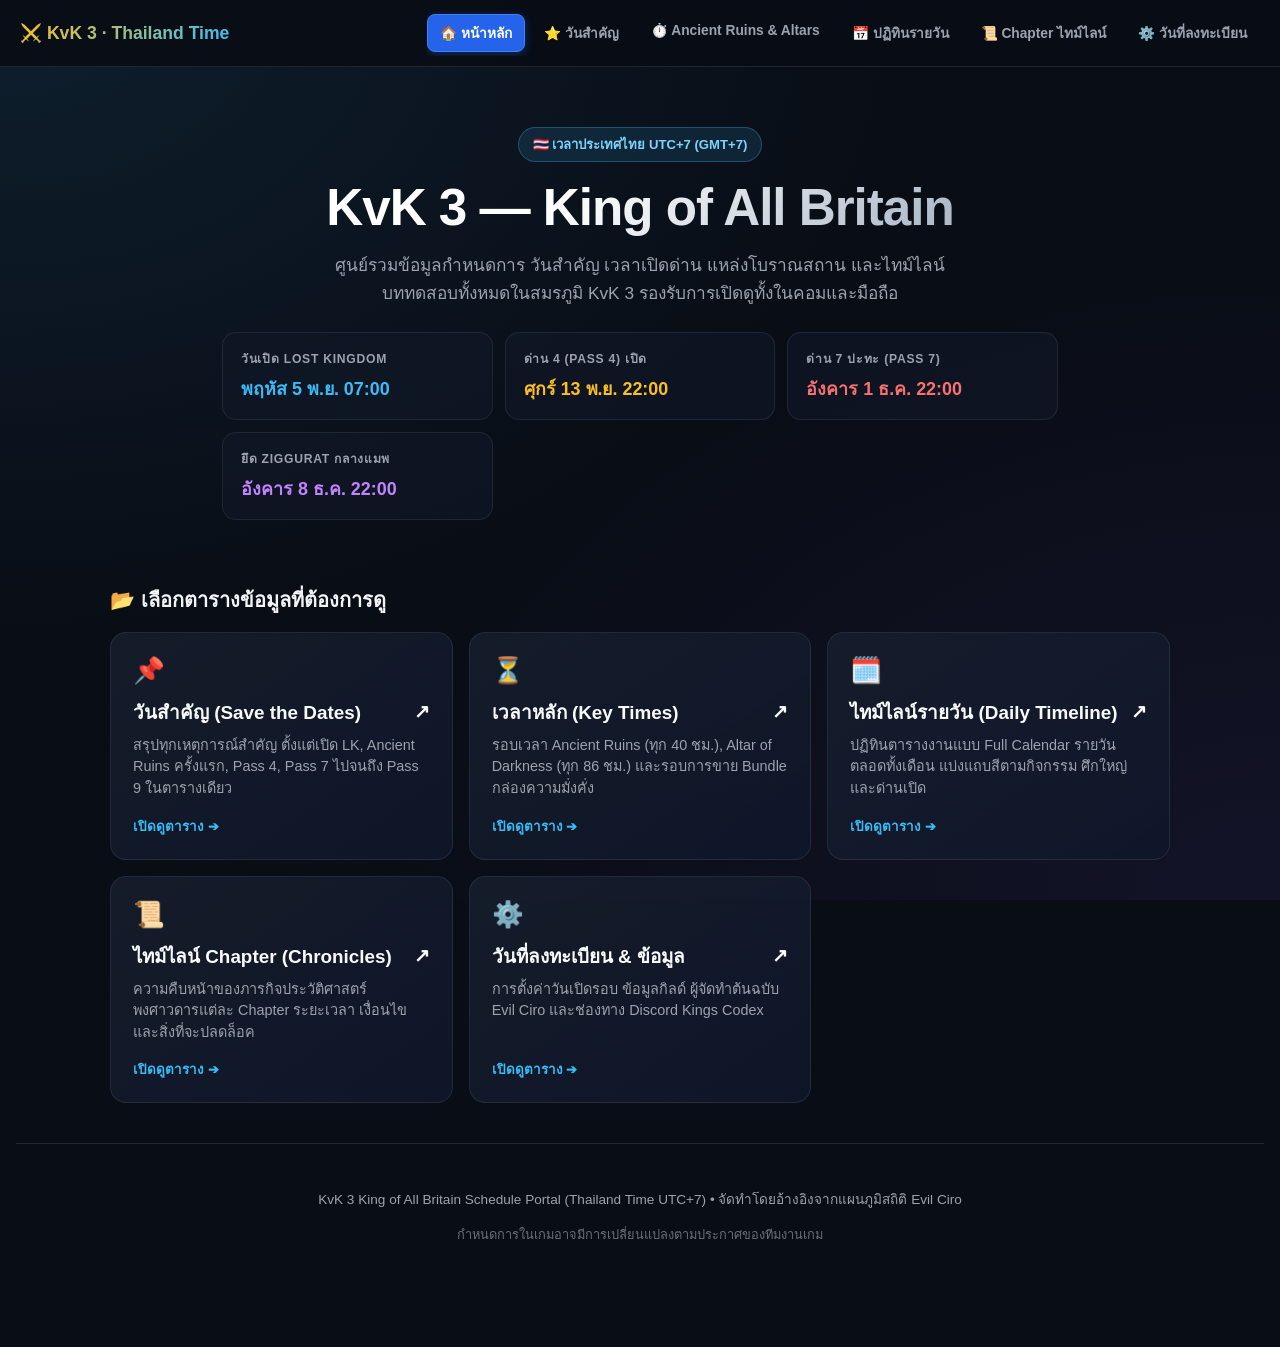
<file: index.html>
<!doctype html>
<html lang="th">
<head>
  <meta charset="utf-8">
  <meta name="viewport" content="width=device-width, initial-scale=1.0, maximum-scale=5.0">
  <meta name="description" content="ปฏิทิน ตารางกิจกรรม และไทม์ไลน์ KvK 3 King of All Britain เวลาไทย UTC+7">
  <title>KvK 3 — King of All Britain | ปฏิทินและเวลาไทย UTC+7</title>
  <link rel="stylesheet" href="resources/site-theme.css">
  <style>
    /* Hero Section */
    .hero {
      text-align: center;
      padding: 40px 12px 28px;
      max-width: 860px;
      margin: 0 auto;
    }
    .hero-badge {
      display: inline-flex;
      align-items: center;
      gap: 6px;
      background: rgba(56, 189, 248, 0.12);
      border: 1px solid rgba(56, 189, 248, 0.3);
      color: #7dd3fc;
      padding: 6px 14px;
      border-radius: 9999px;
      font-size: 0.82rem;
      font-weight: 600;
      margin-bottom: 16px;
    }
    .hero h1 {
      font-size: clamp(1.8rem, 4.5vw, 3.2rem);
      font-weight: 900;
      line-height: 1.18;
      margin: 0 0 14px;
      background: linear-gradient(135deg, #ffffff 40%, #94a3b8 100%);
      -webkit-background-clip: text;
      -webkit-text-fill-color: transparent;
      letter-spacing: -0.02em;
    }
    .hero p {
      font-size: clamp(0.95rem, 2vw, 1.08rem);
      color: var(--text-muted);
      line-height: 1.6;
      margin: 0 auto 24px;
      max-width: 620px;
    }

    /* Key Timelines Quick Bar */
    .quick-status-grid {
      display: grid;
      grid-template-columns: repeat(auto-fit, minmax(210px, 1fr));
      gap: 12px;
      margin: 20px auto 36px;
      max-width: 1060px;
    }
    .status-box {
      background: rgba(17, 24, 39, 0.7);
      border: 1px solid rgba(255, 255, 255, 0.08);
      border-radius: 14px;
      padding: 16px 18px;
      text-align: left;
      transition: border-color 0.2s ease;
    }
    .status-box:hover {
      border-color: rgba(56, 189, 248, 0.3);
    }
    .status-box-title {
      font-size: 0.76rem;
      text-transform: uppercase;
      letter-spacing: 0.06em;
      color: #9ca3af;
      font-weight: 700;
      margin-bottom: 6px;
    }
    .status-box-val {
      font-size: 1.12rem;
      font-weight: 700;
      color: #f9fafb;
    }
    .highlight-blue { color: #38bdf8; }
    .highlight-gold { color: #fbbf24; }
    .highlight-red  { color: #f87171; }
    .highlight-purple { color: #c084fc; }

    /* Navigation Grid Cards */
    .section-title {
      font-size: 1.25rem;
      font-weight: 800;
      margin: 0 0 16px;
      color: #f3f4f6;
      display: flex;
      align-items: center;
      gap: 8px;
    }
    .nav-cards {
      display: grid;
      grid-template-columns: repeat(auto-fit, minmax(280px, 1fr));
      gap: 16px;
      max-width: 1060px;
      margin: 0 auto;
    }
    .nav-card {
      position: relative;
      background: linear-gradient(145deg, rgba(24, 32, 47, 0.8), rgba(15, 23, 42, 0.9));
      border: 1px solid rgba(255, 255, 255, 0.08);
      border-radius: 16px;
      padding: 22px;
      text-decoration: none;
      color: inherit;
      display: flex;
      flex-direction: column;
      justify-content: space-between;
      transition: transform 0.2s ease, border-color 0.2s ease, box-shadow 0.2s ease;
    }
    .nav-card:hover {
      transform: translateY(-3px);
      border-color: rgba(56, 189, 248, 0.4);
      box-shadow: 0 10px 24px rgba(0, 0, 0, 0.4), 0 0 16px rgba(56, 189, 248, 0.12);
    }
    .nav-card-icon {
      font-size: 1.6rem;
      margin-bottom: 12px;
    }
    .nav-card-title {
      font-size: 1.18rem;
      font-weight: 700;
      margin: 0 0 8px;
      color: #f9fafb;
      display: flex;
      align-items: center;
      justify-content: space-between;
    }
    .nav-card-desc {
      color: var(--text-muted);
      font-size: 0.9rem;
      line-height: 1.5;
      margin: 0 0 16px;
    }
    .nav-card-action {
      display: inline-flex;
      align-items: center;
      gap: 6px;
      font-size: 0.84rem;
      font-weight: 700;
      color: #38bdf8;
    }

    @media (max-width: 600px) {
      .hero {
        padding: 24px 8px 16px;
      }
      .quick-status-grid {
        grid-template-columns: 1fr;
        gap: 10px;
        margin-bottom: 24px;
      }
      .nav-cards {
        grid-template-columns: 1fr;
        gap: 12px;
      }
      .nav-card {
        padding: 18px;
      }
    }
  </style>
</head>
<body>

  <!-- Top Navigation Bar -->
  <nav class="site-nav">
    <a href="index.html" class="site-nav-brand">
      ⚔️ KvK 3 · Thailand Time
    </a>
    <div class="site-nav-links">
      <a href="index.html" class="site-nav-link active">🏠 หน้าหลัก</a>
      <a href="Save%20the%20Dates.html" class="site-nav-link">⭐ วันสำคัญ</a>
      <a href="Key%20Times.html" class="site-nav-link">⏱️ Ancient Ruins & Altars</a>
      <a href="Timeline.html" class="site-nav-link">📅 ปฏิทินรายวัน</a>
      <a href="Chapter%20Timeline.html" class="site-nav-link">📜 Chapter ไทม์ไลน์</a>
      <a href="Registration%20Dates.html" class="site-nav-link">⚙️ วันที่ลงทะเบียน</a>
    </div>
  </nav>

  <div class="page-container">
    <!-- Hero Section -->
    <header class="hero">
      <div class="hero-badge">
        <span>🇹🇭 เวลาประเทศไทย UTC+7 (GMT+7)</span>
      </div>
      <h1>KvK 3 — King of All Britain</h1>
      <p>
        ศูนย์รวมข้อมูลกำหนดการ วันสำคัญ เวลาเปิดด่าน แหล่งโบราณสถาน และไทม์ไลน์บททดสอบทั้งหมดในสมรภูมิ KvK 3 รองรับการเปิดดูทั้งในคอมและมือถือ
      </p>

      <!-- Quick Status Cards -->
      <div class="quick-status-grid">
        <div class="status-box">
          <div class="status-box-title">วันเปิด Lost Kingdom</div>
          <div class="status-box-val highlight-blue">พฤหัส 5 พ.ย. 07:00</div>
        </div>
        <div class="status-box">
          <div class="status-box-title">ด่าน 4 (Pass 4) เปิด</div>
          <div class="status-box-val highlight-gold">ศุกร์ 13 พ.ย. 22:00</div>
        </div>
        <div class="status-box">
          <div class="status-box-title">ด่าน 7 ปะทะ (Pass 7)</div>
          <div class="status-box-val highlight-red">อังคาร 1 ธ.ค. 22:00</div>
        </div>
        <div class="status-box">
          <div class="status-box-title">ยึด Ziggurat กลางแมพ</div>
          <div class="status-box-val highlight-purple">อังคาร 8 ธ.ค. 22:00</div>
        </div>
      </div>
    </header>

    <!-- Navigation Hub Grid -->
    <main style="max-width: 1060px; margin: 0 auto;">
      <div class="section-title">📂 เลือกตารางข้อมูลที่ต้องการดู</div>
      <div class="nav-cards">
        <a href="Save%20the%20Dates.html" class="nav-card">
          <div>
            <div class="nav-card-icon">📌</div>
            <h2 class="nav-card-title">วันสำคัญ (Save the Dates) <span>↗</span></h2>
            <p class="nav-card-desc">สรุปทุกเหตุการณ์สำคัญ ตั้งแต่เปิด LK, Ancient Ruins ครั้งแรก, Pass 4, Pass 7 ไปจนถึง Pass 9 ในตารางเดียว</p>
          </div>
          <div class="nav-card-action">เปิดดูตาราง ➔</div>
        </a>

        <a href="Key%20Times.html" class="nav-card">
          <div>
            <div class="nav-card-icon">⏳</div>
            <h2 class="nav-card-title">เวลาหลัก (Key Times) <span>↗</span></h2>
            <p class="nav-card-desc">รอบเวลา Ancient Ruins (ทุก 40 ชม.), Altar of Darkness (ทุก 86 ชม.) และรอบการขาย Bundle กล่องความมั่งคั่ง</p>
          </div>
          <div class="nav-card-action">เปิดดูตาราง ➔</div>
        </a>

        <a href="Timeline.html" class="nav-card">
          <div>
            <div class="nav-card-icon">🗓️</div>
            <h2 class="nav-card-title">ไทม์ไลน์รายวัน (Daily Timeline) <span>↗</span></h2>
            <p class="nav-card-desc">ปฏิทินตารางงานแบบ Full Calendar รายวันตลอดทั้งเดือน แบ่งแถบสีตามกิจกรรม ศึกใหญ่ และด่านเปิด</p>
          </div>
          <div class="nav-card-action">เปิดดูตาราง ➔</div>
        </a>

        <a href="Chapter%20Timeline.html" class="nav-card">
          <div>
            <div class="nav-card-icon">📜</div>
            <h2 class="nav-card-title">ไทม์ไลน์ Chapter (Chronicles) <span>↗</span></h2>
            <p class="nav-card-desc">ความคืบหน้าของภารกิจประวัติศาสตร์ พงศาวดารแต่ละ Chapter ระยะเวลา เงื่อนไข และสิ่งที่จะปลดล็อค</p>
          </div>
          <div class="nav-card-action">เปิดดูตาราง ➔</div>
        </a>

        <a href="Registration%20Dates.html" class="nav-card">
          <div>
            <div class="nav-card-icon">⚙️</div>
            <h2 class="nav-card-title">วันที่ลงทะเบียน & ข้อมูล <span>↗</span></h2>
            <p class="nav-card-desc">การตั้งค่าวันเปิดรอบ ข้อมูลกิลด์ ผู้จัดทำต้นฉบับ Evil Ciro และช่องทาง Discord Kings Codex</p>
          </div>
          <div class="nav-card-action">เปิดดูตาราง ➔</div>
        </a>
      </div>
    </main>

    <!-- Footer -->
    <footer class="site-footer">
      <p>KvK 3 King of All Britain Schedule Portal (Thailand Time UTC+7) • จัดทำโดยอ้างอิงจากแผนภูมิสถิติ Evil Ciro</p>
      <p style="opacity: 0.65; font-size: 0.8rem; margin-top: 4px;">กำหนดการในเกมอาจมีการเปลี่ยนแปลงตามประกาศของทีมงานเกม</p>
    </footer>
  </div>

</body>
</html>
</file>
<file: resources/site-theme.css>
/* Universal Responsive & Modern Theme for KvK 3 Site */
:root {
  --bg-dark: #090d16;
  --bg-card: #111827;
  --bg-nav: rgba(9, 13, 22, 0.94);
  --border-color: rgba(255, 255, 255, 0.1);
  --text-main: #f3f4f6;
  --text-muted: #9ca3af;
  --accent-blue: #38bdf8;
  --accent-gold: #f59e0b;
}

* {
  box-sizing: border-box;
}

html, body {
  margin: 0;
  padding: 0;
  font-family: -apple-system, BlinkMacSystemFont, "Segoe UI", Roboto, "Helvetica Neue", Arial, sans-serif;
  background-color: var(--bg-dark) !important;
  color: var(--text-main);
  min-height: 100vh;
  -webkit-font-smoothing: antialiased;
}

/* Background aesthetic gradient */
body {
  background-image: 
    radial-gradient(at 0% 0%, rgba(56, 189, 248, 0.1) 0px, transparent 50%),
    radial-gradient(at 100% 100%, rgba(139, 92, 246, 0.08) 0px, transparent 50%);
  background-attachment: fixed;
}

/* --- Sticky Modern Navigation Bar --- */
.site-nav {
  position: sticky;
  top: 0;
  z-index: 10000;
  background: var(--bg-nav);
  backdrop-filter: blur(16px);
  -webkit-backdrop-filter: blur(16px);
  border-bottom: 1px solid var(--border-color);
  padding: 10px 20px;
  display: flex;
  align-items: center;
  justify-content: space-between;
  gap: 12px;
}

.site-nav-brand {
  font-weight: 800;
  font-size: 1.1rem;
  background: linear-gradient(135deg, #fbbf24, #38bdf8);
  -webkit-background-clip: text;
  -webkit-text-fill-color: transparent;
  text-decoration: none;
  white-space: nowrap;
  display: flex;
  align-items: center;
  gap: 6px;
}

.site-nav-links {
  display: flex;
  gap: 6px;
  overflow-x: auto;
  padding: 4px 0;
  -webkit-overflow-scrolling: touch;
  scrollbar-width: none; /* Firefox */
}
.site-nav-links::-webkit-scrollbar {
  display: none; /* Chrome/Safari */
}

.site-nav-link {
  color: var(--text-muted);
  text-decoration: none;
  font-size: 0.86rem;
  font-weight: 600;
  padding: 7px 12px;
  border-radius: 8px;
  transition: all 0.2s ease;
  white-space: nowrap;
  border: 1px solid transparent;
  flex-shrink: 0;
}

.site-nav-link:hover {
  color: #fff;
  background: rgba(255, 255, 255, 0.08);
}

.site-nav-link.active {
  color: #fff;
  background: #2563eb;
  border-color: #3b82f6;
  box-shadow: 0 2px 10px rgba(37, 99, 235, 0.35);
}

/* --- Page Layout Containers --- */
.page-container {
  width: 100%;
  max-width: 1400px;
  margin: 0 auto;
  padding: 20px 16px 60px;
}

/* Card containing the sheet table */
.sheet-card {
  background: var(--bg-card);
  border: 1px solid var(--border-color);
  border-radius: 16px;
  box-shadow: 0 10px 30px rgba(0, 0, 0, 0.4);
  padding: 20px;
  overflow-x: auto;
  -webkit-overflow-scrolling: touch;
  position: relative;
}

/* Mobile swipe hint */
.sheet-card::after {
  content: "← ปัดเพื่อดูข้อมูลเพิ่มเติม →";
  display: none;
  text-align: center;
  font-size: 0.75rem;
  color: var(--text-muted);
  padding-top: 10px;
}

/* --- Table Enhancements for All Devices --- */
.ritz.grid-container {
  background: transparent !important;
  width: auto !important;
  max-width: 100% !important;
  overflow: visible !important;
  margin: 0 auto;
}

table.waffle {
  border-collapse: collapse !important;
  border-radius: 8px;
  overflow: hidden;
  margin: 0 auto !important;
  background: #ffffff;
}

/* Soft styling for row numbers and headers */
th.row-header {
  background: #f1f5f9 !important;
  color: #64748b !important;
  font-size: 11px !important;
  border-color: #e2e8f0 !important;
}

table.waffle th, 
table.waffle td {
  font-family: inherit !important;
}

/* Images inside table cells */
table.waffle img {
  max-width: 100% !important;
  height: auto !important;
  display: block;
}

/* --- Footer --- */
.site-footer {
  text-align: center;
  padding: 30px 16px;
  color: var(--text-muted);
  font-size: 0.85rem;
  border-top: 1px solid var(--border-color);
  margin-top: 40px;
}

/* --- Mobile & Tablet Breakpoints --- */
@media (max-width: 900px) {
  .site-nav {
    flex-direction: column;
    align-items: stretch;
    padding: 10px 14px;
    gap: 8px;
  }
  .site-nav-brand {
    font-size: 1.05rem;
  }
  .site-nav-links {
    width: 100%;
    justify-content: flex-start;
  }
  .page-container {
    padding: 12px 10px 40px;
  }
  .sheet-card {
    padding: 12px;
    border-radius: 12px;
  }
  .sheet-card::after {
    display: block;
  }
}

@media (max-width: 480px) {
  .site-nav-link {
    font-size: 0.8rem;
    padding: 6px 10px;
  }
  .sheet-card {
    padding: 8px;
    border-radius: 10px;
  }
}
</file>
